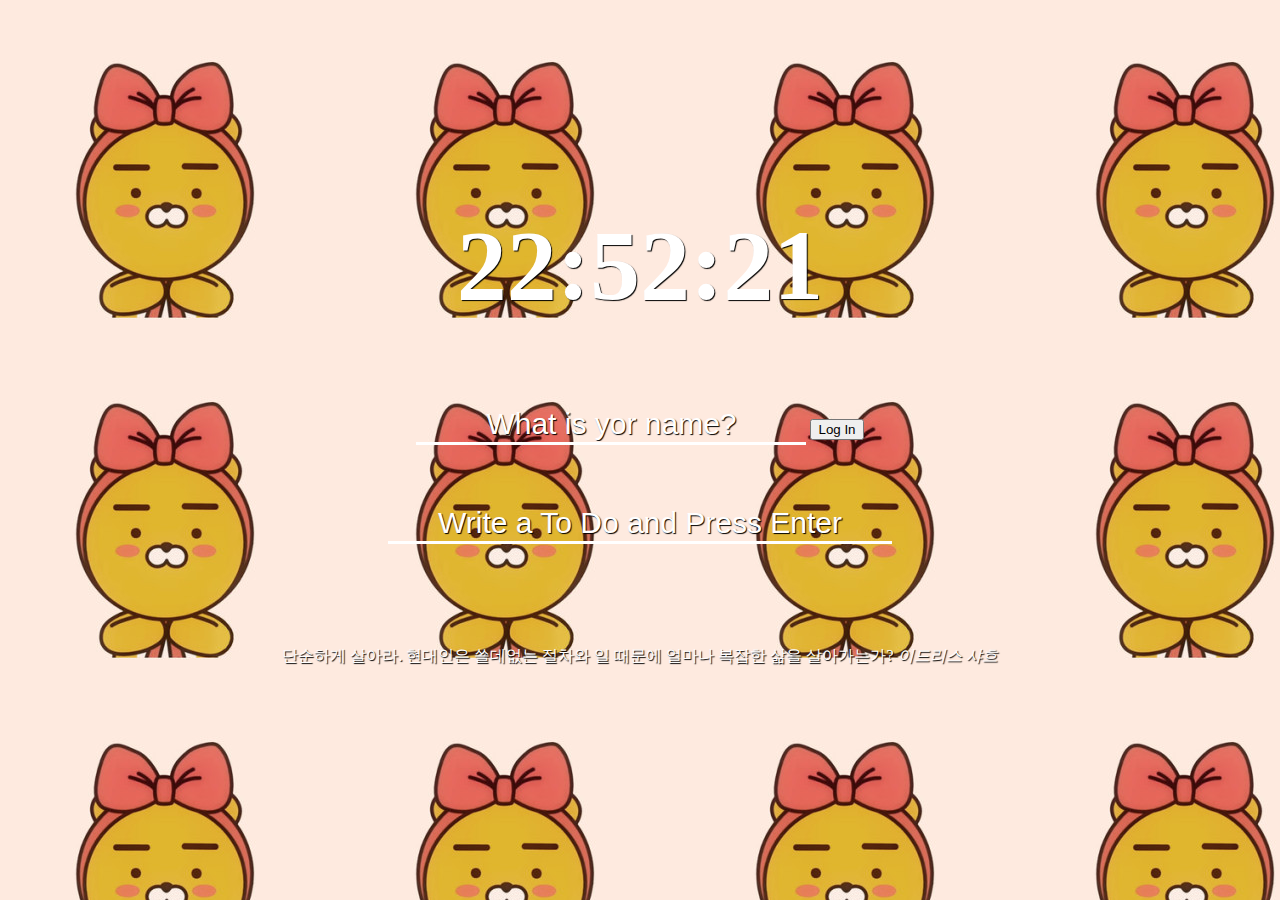
<file: index.html>
<!DOCTYPE html>
<html lang="en">
  <head>
    <meta charset="UTF-8" />
    <meta http-equiv="X-UA-Compatible" content="IE=edge" />
    <meta name="viewport" content="width=device-width, initial-scale=1.0" />
    <title>Momentum</title>
    <link rel="stylesheet" href="css/style.css" />
  </head>
  <body>
    <h2 id="clock">00:00</h2>
    <form id="login-form" class="hidden">
      <input
        required
        maxlength="15"
        type="text"
        placeholder="What is yor name?"
      />
      <button>Log In</button>
    </form>

    <h1 id="greeting" class="hidden"></h1>

    <div id="weather">
      <span></span>
      <span></span>
    </div>

    <form id="todo-form">
      <input type="text" placeholder="Write a To Do and Press Enter" required />
    </form>
    <ul id="todo-list"></ul>

    <div id="quote">
      <span></span>
      <span></span>
    </div>

    <script src="js/greetings.js"></script>
    <script src="js/clock.js"></script>
    <script src="js/quotes.js"></script>
    <script src="js/background.js"></script>
    <script src="js/todo.js"></script>
    <script src="js/weather.js"></script>
  </body>
</html>
</file>
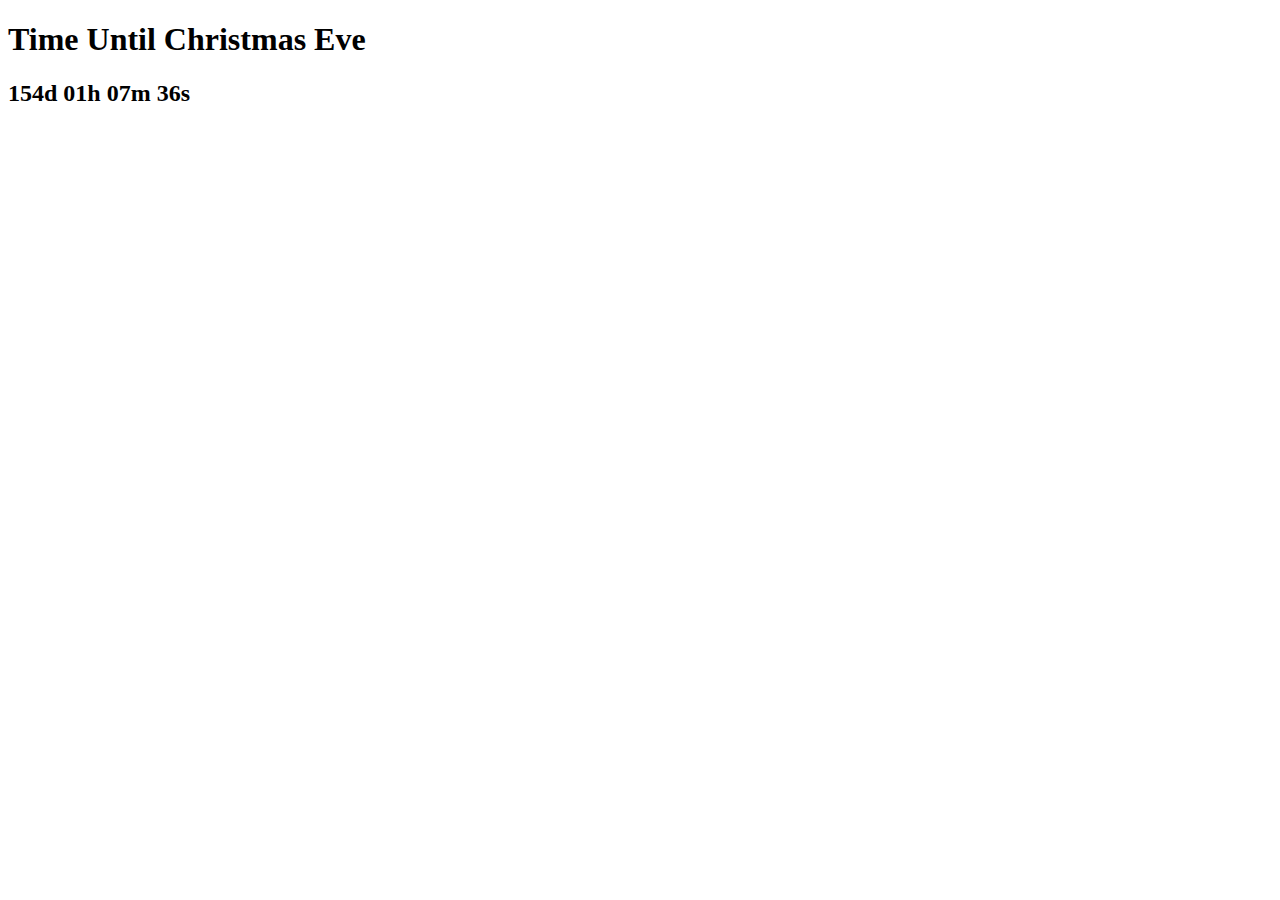
<file: homework/homework 4/index.html>
<!DOCTYPE html>
<html>
  <head>
    <title>Time Until Christmas Eve<</title>
    <meta charset="UTF-8" />
  </head>
  <body>
    <h1>Time Until Christmas Eve</h1>
    <h2 class="js-clock"></h2>
    <script src="src/index.js"></script>
  </body>
</html>
</file>
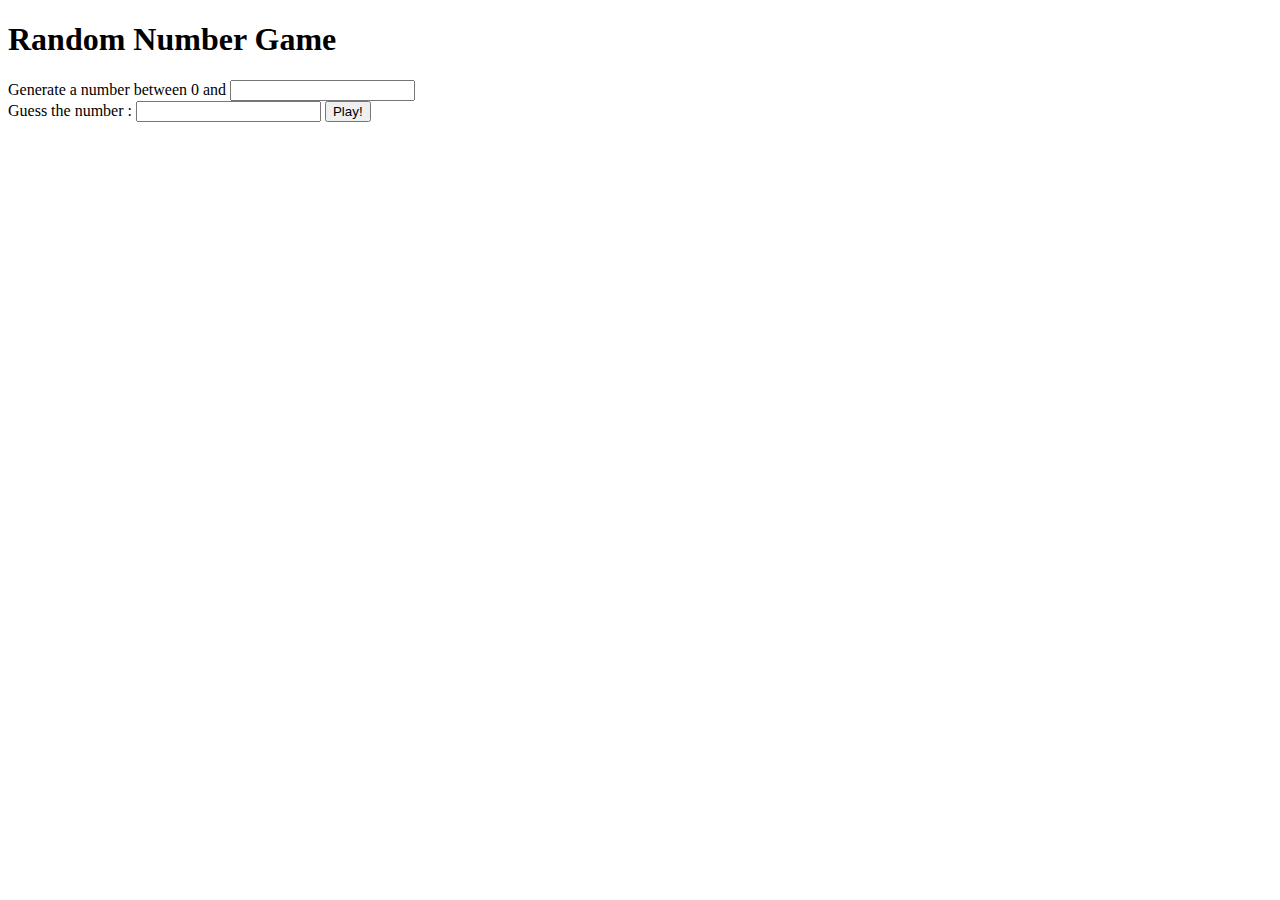
<file: homework/homework3/index.html>
<!DOCTYPE html>
<html lang="en">
  <head>
    <meta charset="UTF-8" />
    <title>Vanilla Challenge</title>
    <link rel="stylesheet" href="src/styles.css" />
  </head>
  <body>
    <h1>Random Number Game</h1>
    <form>
      <div class="generate-number">
        <span>Generate a number between 0 and</span>
        <input type="number" min="0" required />
      </div>
      <div class="guess-number">
        <span>Guess the number :</span>
        <input type="number" min="0" required />
        <input type="submit" class="submit-btn" value="Play!" />
      </div>
    </form>
    <div class="hidden result"></div>
    <div class="hidden result-view"></div>
    <script src="src/index.js"></script>
  </body>
</html>
</file>
<file: css/style.css>
.hidden {
  display: none;
}
body {
  display: flex;
  justify-content: center;
  flex-direction: column;
  align-items: center;
}
#clock {
  font-size: 100px;
  margin-top: 200px;
  color: white;
  text-shadow: 1px 1px 1px black;
}

#login-form input {
  border: none;
  background-color: transparent;
  font-size: 30px;
  color: white;
  text-shadow: 1px 1px 1px black;
  border-bottom: 3px solid white;
}

input::placeholder {
  color: white;
  text-shadow: 1px 1px 1px black;
  text-align: center;
}

#greeting {
  color: white;
  text-shadow: 1px 1px 1px black;
}

#todo-form input {
  margin-top: 40px;
  border: none;
  width: 500px;
  background-color: transparent;
  font-size: 30px;
  color: white;
  text-shadow: 1px 1px 1px black;
  border-bottom: 3px solid white;
}

#todo-list li {
  margin-top: 20px;
  color: yellow;
  text-shadow: 1px 1px 10px black;
  display: flex;
  justify-content: space-between;
  width: 200px;
  font-size: 30px;
  border-bottom: 3px solid white;
}

#todo-list li button {
  margin-left: 10px;
  font-weight: bold;
}

#quote {
  margin-top: 70px;
  color: white;
  text-shadow: 1px 1px 1px black;
}

#quote span:last-child {
  font-style: italic;
}

#weather {
  margin-top: 20px;
  color: white;
  text-shadow: 1px 1px 1px black;
  font-size: 20px;
}
</file>
<file: homework/homework3/src/styles.css>
.hidden {
  display: none;
}
</file>
